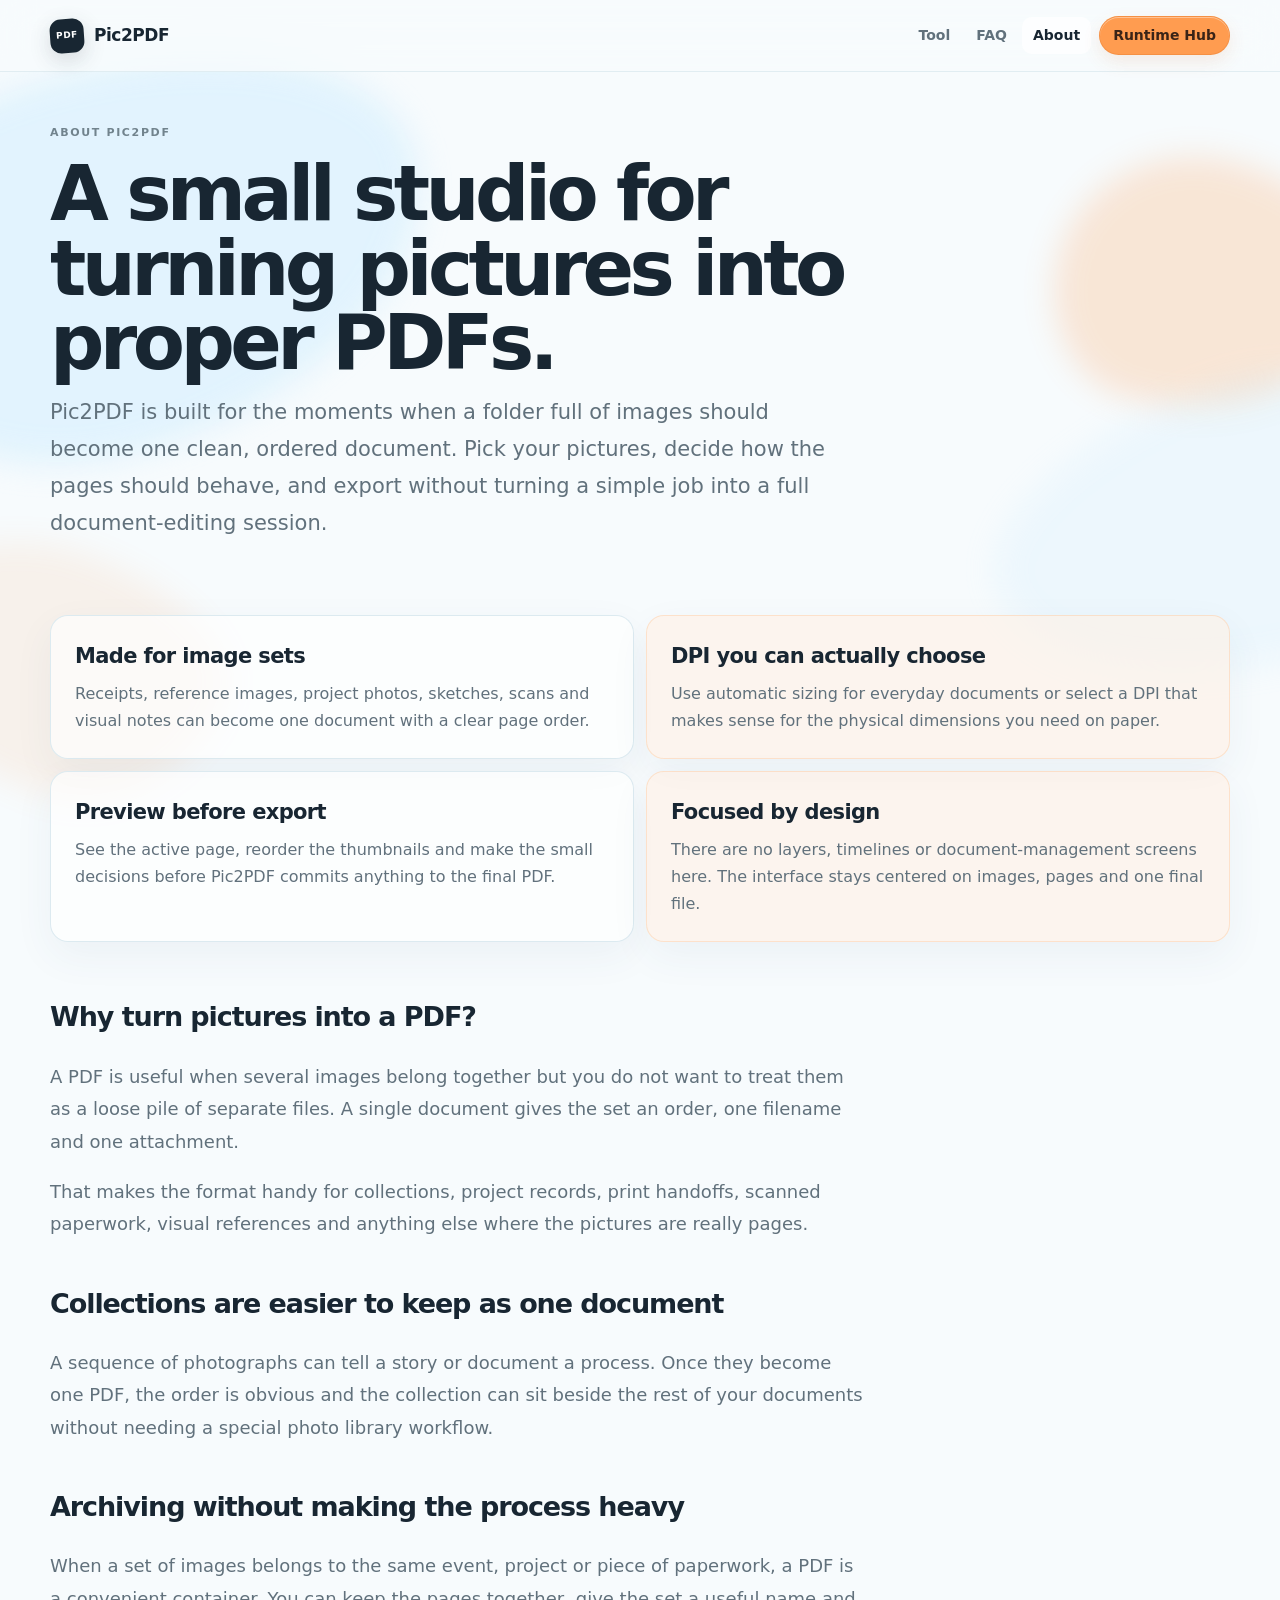
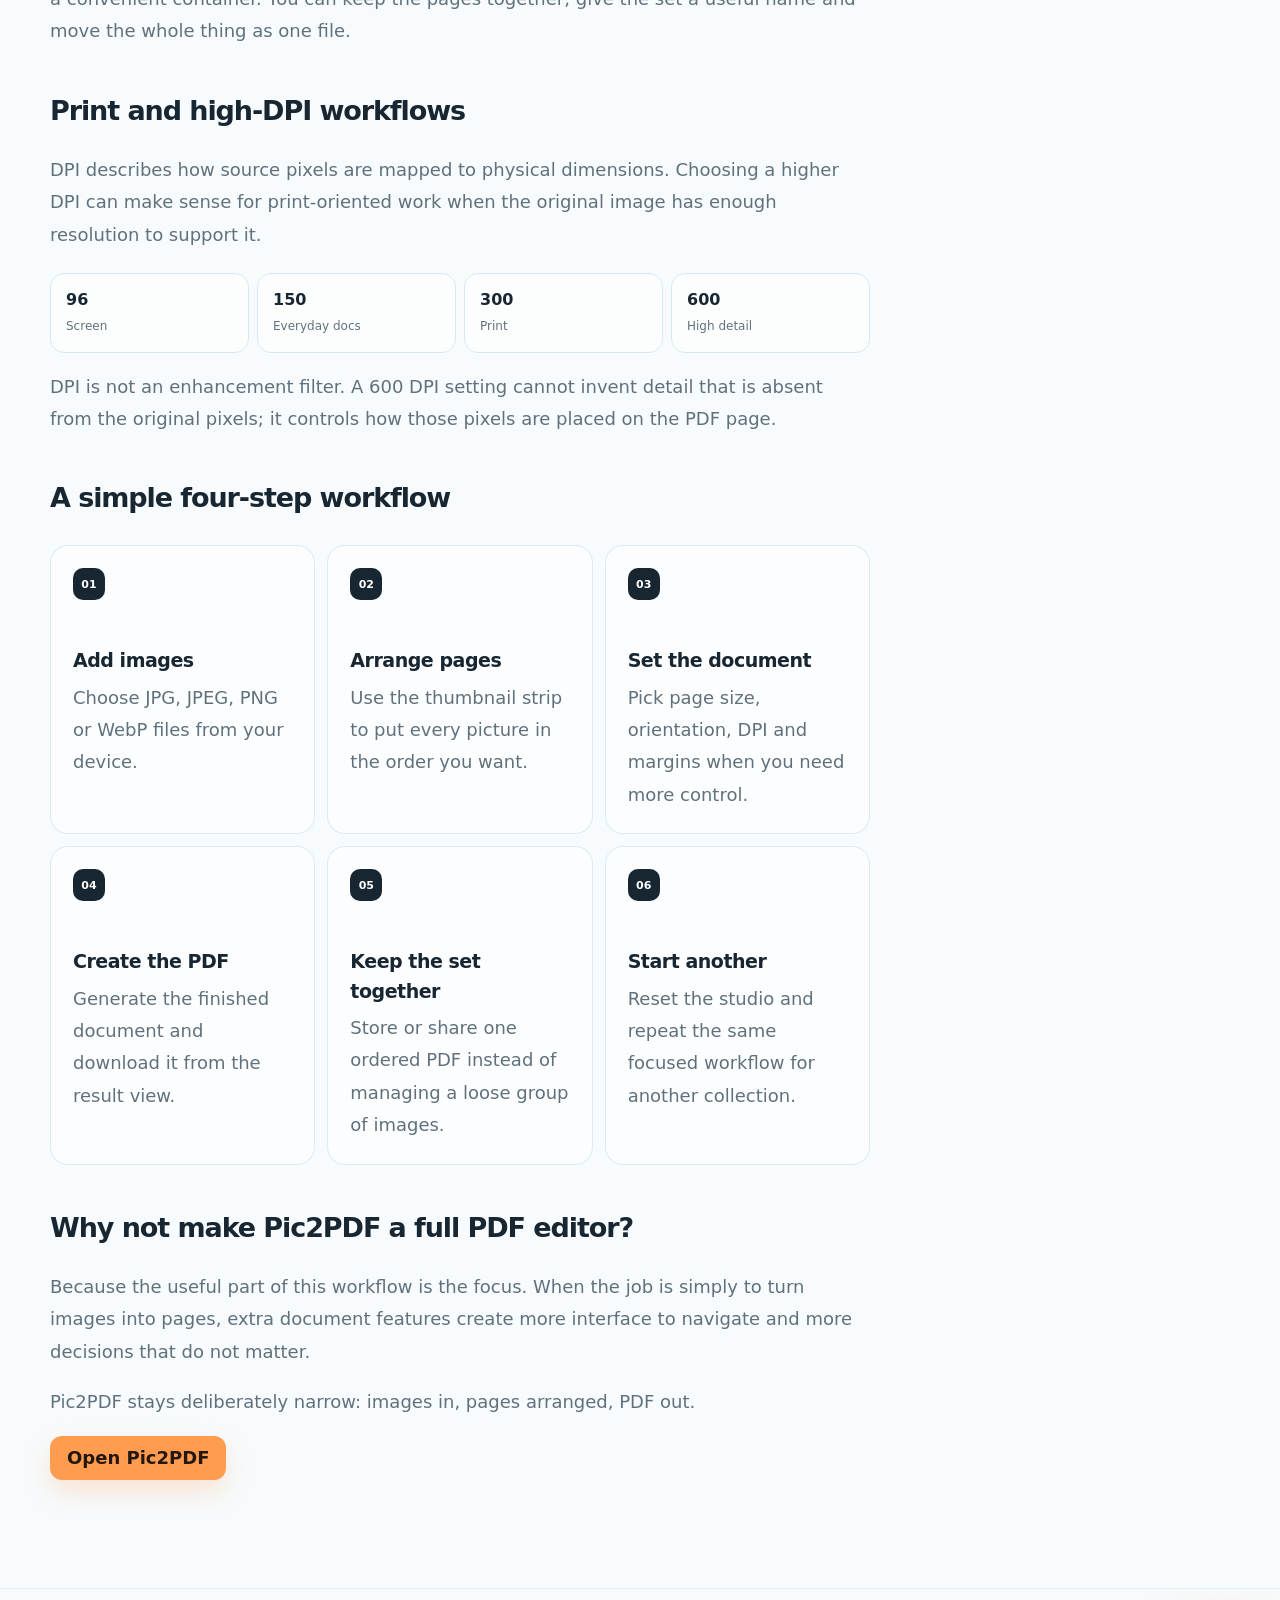
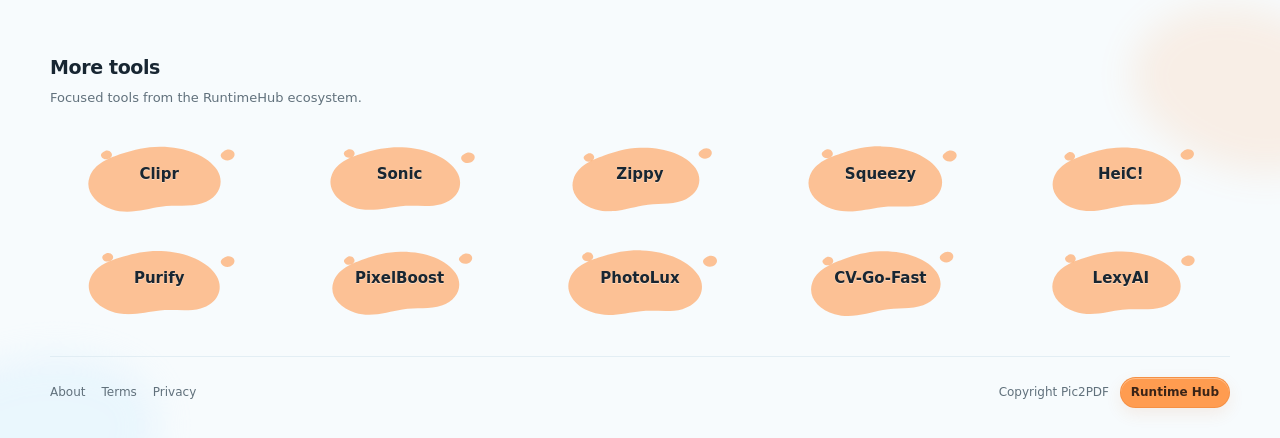
<file: about.html>
<!doctype html>
<html lang="en">
<head>
  <meta charset="utf-8">
  <meta name="viewport" content="width=device-width, initial-scale=1">
  <title>About Pic2PDF — Why Turn Images into PDF?</title>
  <meta name="description" content="Learn how Pic2PDF turns groups of JPG, JPEG, PNG and WebP images into organized PDFs, and when a PDF is useful for collections, archiving and printing.">
  <link rel="canonical" href="https://pic2pdf.runtime-hub.com/about.html">
  <meta name="robots" content="index, follow">
  <meta property="og:type" content="website">
  <meta property="og:site_name" content="Pic2PDF">
  <meta property="og:title" content="About Pic2PDF — Why Turn Images into PDF?">
  <meta property="og:description" content="Learn how Pic2PDF turns groups of JPG, JPEG, PNG and WebP images into organized PDFs, and when a PDF is useful for collections, archiving and printing.">
  <meta property="og:url" content="https://pic2pdf.runtime-hub.com/about.html">
  <meta name="twitter:card" content="summary">
  <meta name="twitter:title" content="About Pic2PDF — Why Turn Images into PDF?">
  <meta name="twitter:description" content="Learn how Pic2PDF turns groups of JPG, JPEG, PNG and WebP images into organized PDFs, and when a PDF is useful for collections, archiving and printing.">
  <link rel="stylesheet" href="/style.css?v=20">
  <script src="/site.js" defer></script>
</head>
<body>
  <main class="page">
    <div class="container">
      <section class="page-intro" aria-labelledby="about-title">
        <div class="section-kicker">About Pic2PDF</div>
        <h1 id="about-title">A small studio for turning pictures into proper PDFs.</h1>
        <p class="lede">Pic2PDF is built for the moments when a folder full of images should become one clean, ordered document. Pick your pictures, decide how the pages should behave, and export without turning a simple job into a full document-editing session.</p>
      </section>

      <section class="moat-grid" aria-label="Why Pic2PDF is useful">
        <article class="moat-card"><h2>Made for image sets</h2><p>Receipts, reference images, project photos, sketches, scans and visual notes can become one document with a clear page order.</p></article>
        <article class="moat-card"><h2>DPI you can actually choose</h2><p>Use automatic sizing for everyday documents or select a DPI that makes sense for the physical dimensions you need on paper.</p></article>
        <article class="moat-card"><h2>Preview before export</h2><p>See the active page, reorder the thumbnails and make the small decisions before Pic2PDF commits anything to the final PDF.</p></article>
        <article class="moat-card"><h2>Focused by design</h2><p>There are no layers, timelines or document-management screens here. The interface stays centered on images, pages and one final file.</p></article>
      </section>

      <article class="prose">
        <h2>Why turn pictures into a PDF?</h2>
        <p>A PDF is useful when several images belong together but you do not want to treat them as a loose pile of separate files. A single document gives the set an order, one filename and one attachment.</p>
        <p>That makes the format handy for collections, project records, print handoffs, scanned paperwork, visual references and anything else where the pictures are really pages.</p>

        <h2>Collections are easier to keep as one document</h2>
        <p>A sequence of photographs can tell a story or document a process. Once they become one PDF, the order is obvious and the collection can sit beside the rest of your documents without needing a special photo library workflow.</p>

        <h2>Archiving without making the process heavy</h2>
        <p>When a set of images belongs to the same event, project or piece of paperwork, a PDF is a convenient container. You can keep the pages together, give the set a useful name and move the whole thing as one file.</p>

        <h2>Print and high-DPI workflows</h2>
        <p>DPI describes how source pixels are mapped to physical dimensions. Choosing a higher DPI can make sense for print-oriented work when the original image has enough resolution to support it.</p>
        <div class="dpi-strip" aria-label="Example DPI choices">
          <div class="dpi-card"><strong>96</strong><span>Screen</span></div>
          <div class="dpi-card"><strong>150</strong><span>Everyday docs</span></div>
          <div class="dpi-card"><strong>300</strong><span>Print</span></div>
          <div class="dpi-card"><strong>600</strong><span>High detail</span></div>
        </div>
        <p>DPI is not an enhancement filter. A 600 DPI setting cannot invent detail that is absent from the original pixels; it controls how those pixels are placed on the PDF page.</p>

        <h2>A simple four-step workflow</h2>
        <div class="guide-grid">
          <article class="guide-card"><span class="guide-num">01</span><h3>Add images</h3><p>Choose JPG, JPEG, PNG or WebP files from your device.</p></article>
          <article class="guide-card"><span class="guide-num">02</span><h3>Arrange pages</h3><p>Use the thumbnail strip to put every picture in the order you want.</p></article>
          <article class="guide-card"><span class="guide-num">03</span><h3>Set the document</h3><p>Pick page size, orientation, DPI and margins when you need more control.</p></article>
          <article class="guide-card"><span class="guide-num">04</span><h3>Create the PDF</h3><p>Generate the finished document and download it from the result view.</p></article>
          <article class="guide-card"><span class="guide-num">05</span><h3>Keep the set together</h3><p>Store or share one ordered PDF instead of managing a loose group of images.</p></article>
          <article class="guide-card"><span class="guide-num">06</span><h3>Start another</h3><p>Reset the studio and repeat the same focused workflow for another collection.</p></article>
        </div>

        <h2>Why not make Pic2PDF a full PDF editor?</h2>
        <p>Because the useful part of this workflow is the focus. When the job is simply to turn images into pages, extra document features create more interface to navigate and more decisions that do not matter.</p>
        <p>Pic2PDF stays deliberately narrow: images in, pages arranged, PDF out.</p>

        <p><a class="btn btn-primary" href="/#tool">Open Pic2PDF </a></p>
      </article>
    </div>
  </main>
</body>
</html>
</file>
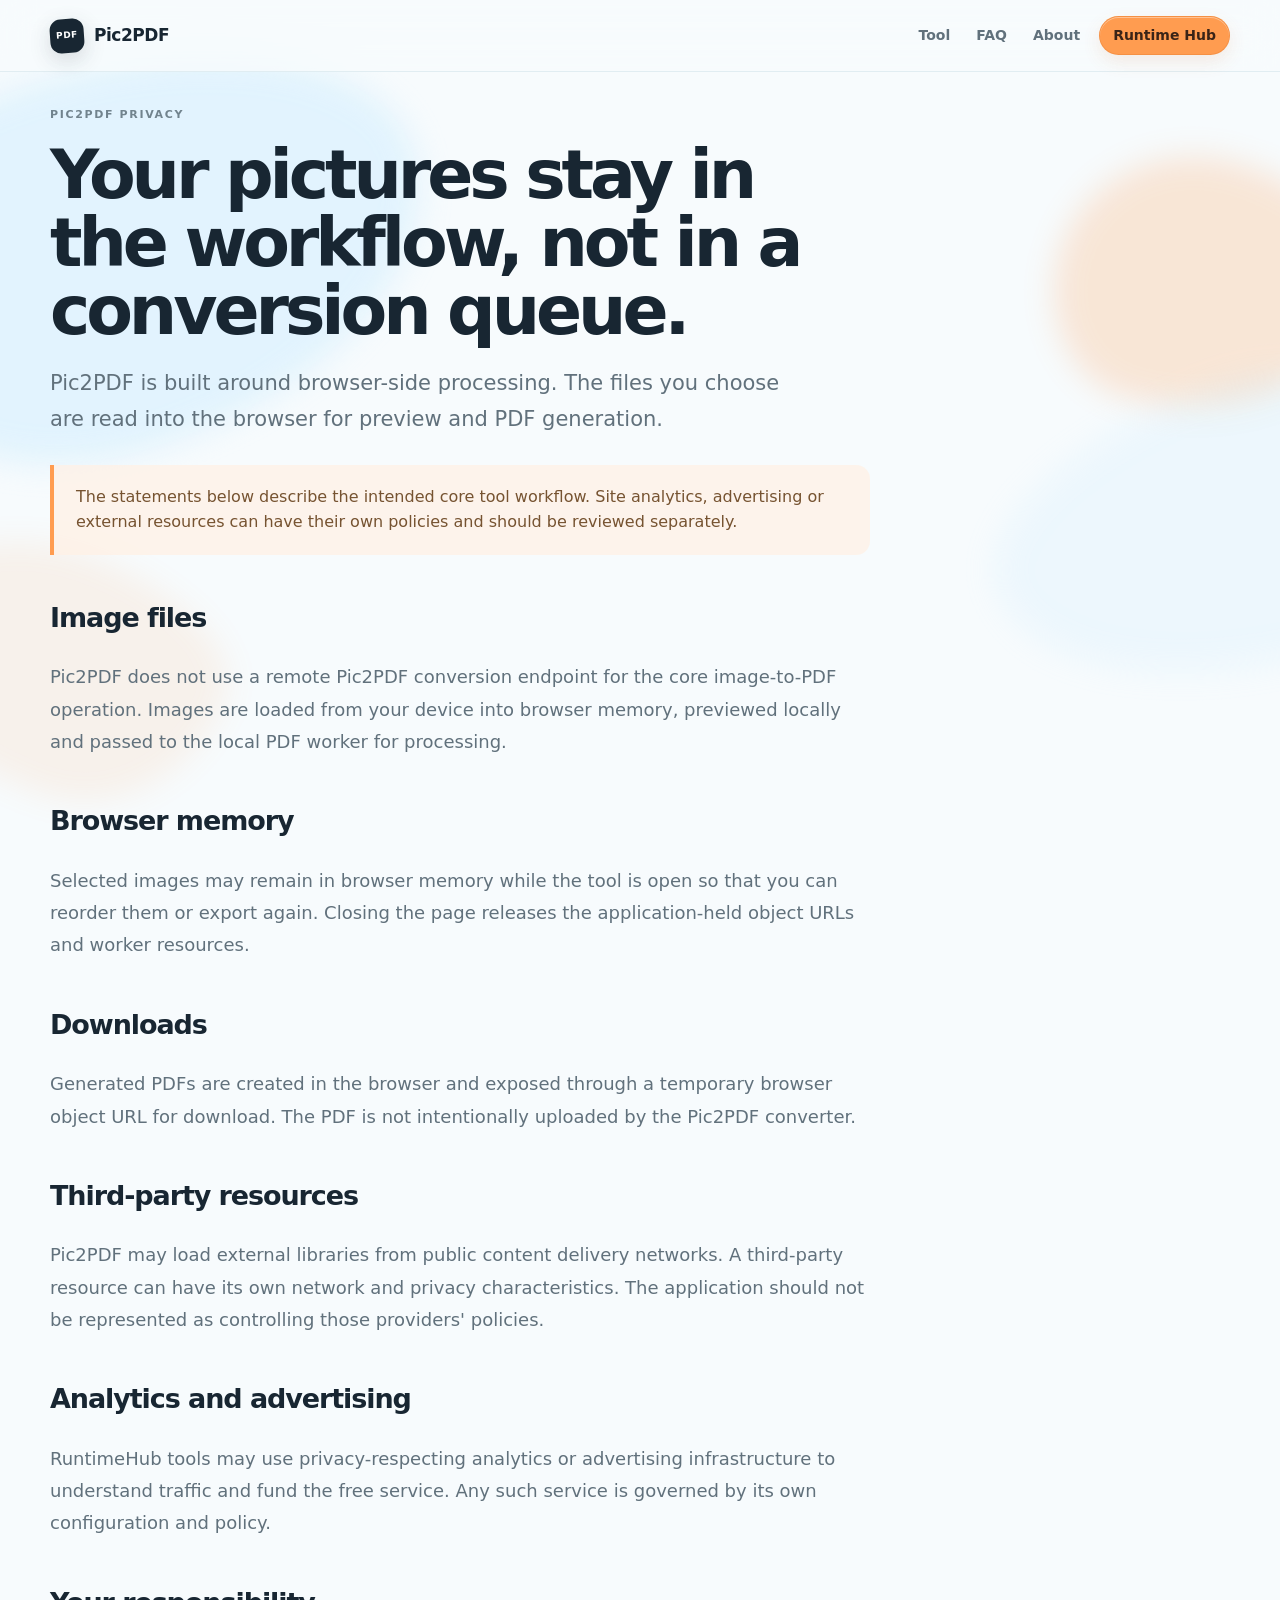
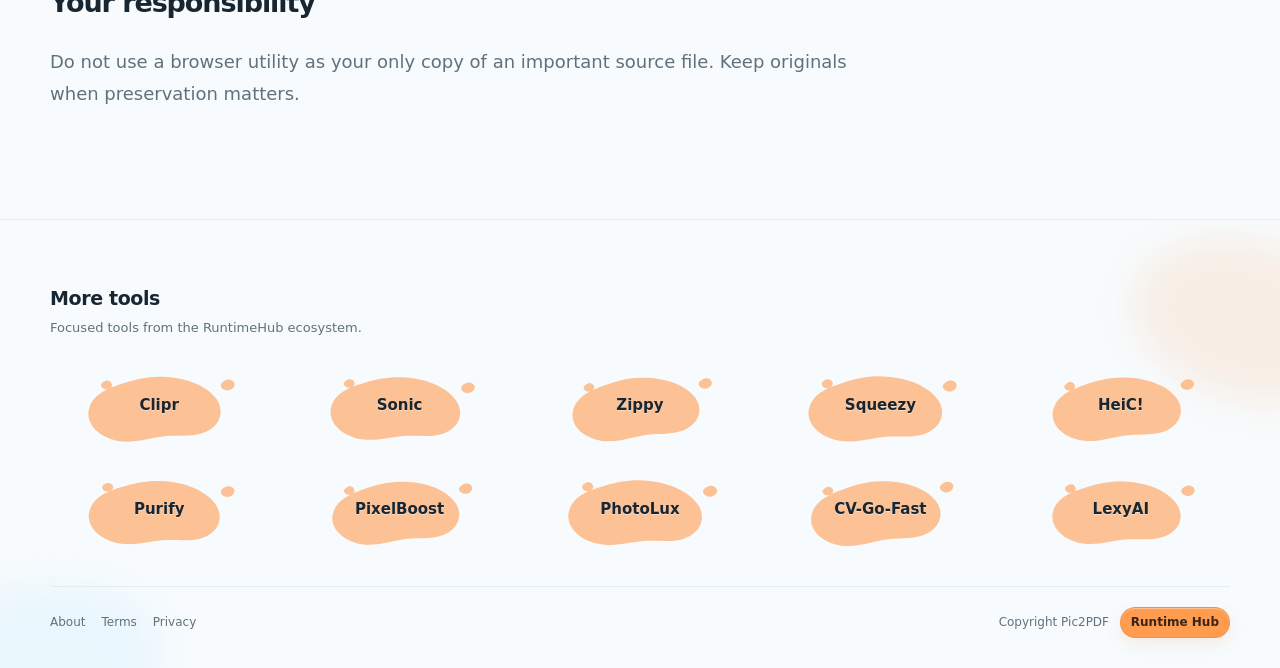
<file: privacy.html>
<!doctype html>
<html lang="en">
<head>
  <meta charset="utf-8">
  <meta name="viewport" content="width=device-width, initial-scale=1">
  <title>Privacy — Pic2PDF</title>
  <meta name="description" content="Privacy information for Pic2PDF and its browser-based image to PDF workflow.">
  <link rel="canonical" href="https://pic2pdf.runtime-hub.com/privacy.html">
  <meta name="robots" content="index, follow">
  <meta property="og:type" content="website">
  <meta property="og:site_name" content="Pic2PDF">
  <meta property="og:title" content="Privacy — Pic2PDF">
  <meta property="og:description" content="Privacy information for Pic2PDF and its browser-based image to PDF workflow.">
  <meta property="og:url" content="https://pic2pdf.runtime-hub.com/privacy.html">
  <meta name="twitter:card" content="summary">
  <meta name="twitter:title" content="Privacy — Pic2PDF">
  <meta name="twitter:description" content="Privacy information for Pic2PDF and its browser-based image to PDF workflow.">
  <link rel="stylesheet" href="/style.css?v=20">
  <script src="/site.js" defer></script>
</head>
<body>
  <main class="page">
    <div class="container">
      <article class="prose">
        <div class="section-kicker">Pic2PDF privacy</div>
        <h1>Your pictures stay in the workflow, not in a conversion queue.</h1>
        <p class="lede">Pic2PDF is built around browser-side processing. The files you choose are read into the browser for preview and PDF generation.</p>

        <div class="note">The statements below describe the intended core tool workflow. Site analytics, advertising or external resources can have their own policies and should be reviewed separately.</div>

        <h2>Image files</h2>
        <p>Pic2PDF does not use a remote Pic2PDF conversion endpoint for the core image-to-PDF operation. Images are loaded from your device into browser memory, previewed locally and passed to the local PDF worker for processing.</p>

        <h2>Browser memory</h2>
        <p>Selected images may remain in browser memory while the tool is open so that you can reorder them or export again. Closing the page releases the application-held object URLs and worker resources.</p>

        <h2>Downloads</h2>
        <p>Generated PDFs are created in the browser and exposed through a temporary browser object URL for download. The PDF is not intentionally uploaded by the Pic2PDF converter.</p>

        <h2>Third-party resources</h2>
        <p>Pic2PDF may load external libraries from public content delivery networks. A third-party resource can have its own network and privacy characteristics. The application should not be represented as controlling those providers' policies.</p>

        <h2>Analytics and advertising</h2>
        <p>RuntimeHub tools may use privacy-respecting analytics or advertising infrastructure to understand traffic and fund the free service. Any such service is governed by its own configuration and policy.</p>

        <h2>Your responsibility</h2>
        <p>Do not use a browser utility as your only copy of an important source file. Keep originals when preservation matters.</p>
      </article>
    </div>
  </main>
</body>
</html>
</file>
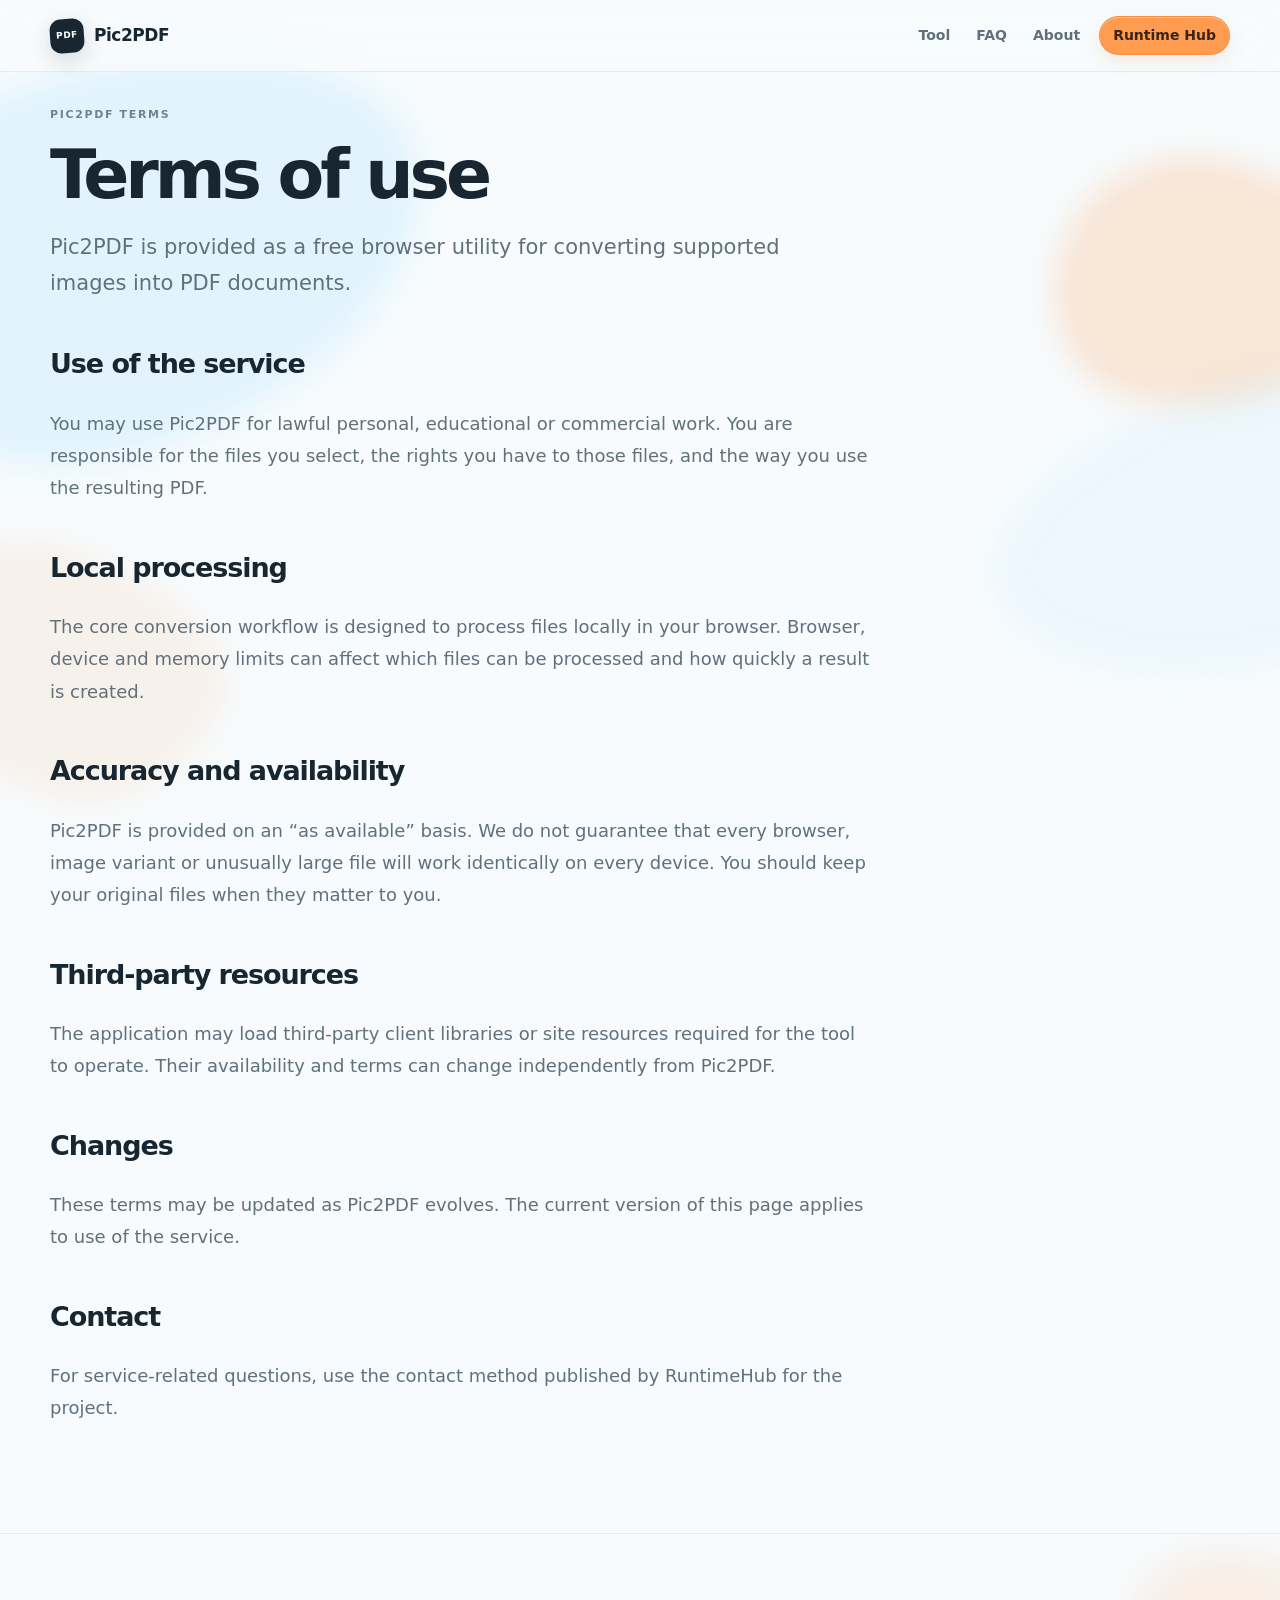
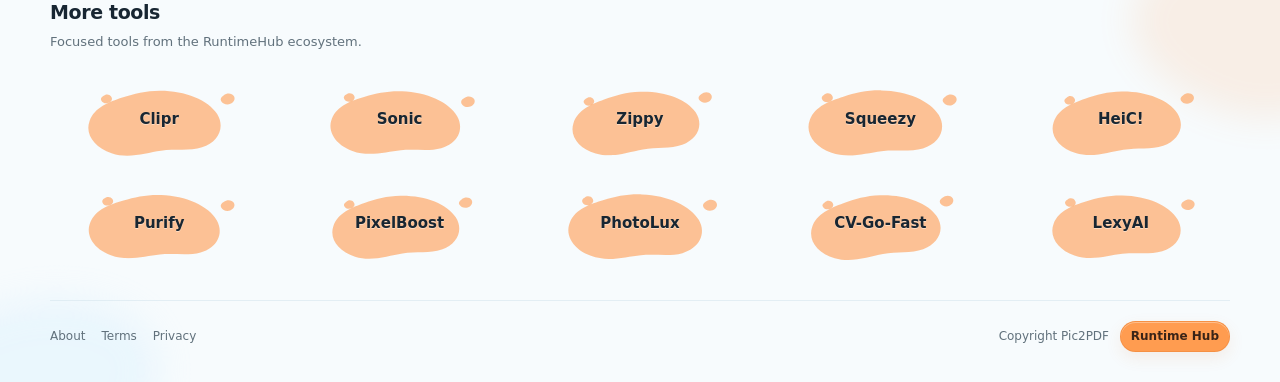
<file: terms.html>
<!doctype html>
<html lang="en">
<head>
  <meta charset="utf-8">
  <meta name="viewport" content="width=device-width, initial-scale=1">
  <title>Terms — Pic2PDF</title>
  <meta name="description" content="Terms of use for Pic2PDF.">
  <link rel="canonical" href="https://pic2pdf.runtime-hub.com/terms.html">
  <meta name="robots" content="index, follow">
  <meta property="og:type" content="website">
  <meta property="og:site_name" content="Pic2PDF">
  <meta property="og:title" content="Terms — Pic2PDF">
  <meta property="og:description" content="Terms of use for Pic2PDF.">
  <meta property="og:url" content="https://pic2pdf.runtime-hub.com/terms.html">
  <meta name="twitter:card" content="summary">
  <meta name="twitter:title" content="Terms — Pic2PDF">
  <meta name="twitter:description" content="Terms of use for Pic2PDF.">
  <link rel="stylesheet" href="/style.css?v=20">
  <script src="/site.js" defer></script>
</head>
<body>
  <main class="page">
    <div class="container">
      <article class="prose">
        <div class="section-kicker">Pic2PDF terms</div>
        <h1>Terms of use</h1>
        <p class="lede">Pic2PDF is provided as a free browser utility for converting supported images into PDF documents.</p>

        <h2>Use of the service</h2>
        <p>You may use Pic2PDF for lawful personal, educational or commercial work. You are responsible for the files you select, the rights you have to those files, and the way you use the resulting PDF.</p>

        <h2>Local processing</h2>
        <p>The core conversion workflow is designed to process files locally in your browser. Browser, device and memory limits can affect which files can be processed and how quickly a result is created.</p>

        <h2>Accuracy and availability</h2>
        <p>Pic2PDF is provided on an “as available” basis. We do not guarantee that every browser, image variant or unusually large file will work identically on every device. You should keep your original files when they matter to you.</p>

        <h2>Third-party resources</h2>
        <p>The application may load third-party client libraries or site resources required for the tool to operate. Their availability and terms can change independently from Pic2PDF.</p>

        <h2>Changes</h2>
        <p>These terms may be updated as Pic2PDF evolves. The current version of this page applies to use of the service.</p>

        <h2>Contact</h2>
        <p>For service-related questions, use the contact method published by RuntimeHub for the project.</p>
      </article>
    </div>
  </main>
</body>
</html>
</file>
<file: style.css>
.hero,.loading-state,.preview-counter,.preview-empty,.upload-core{text-align:center}*,.thumbs{box-sizing:border-box}.thumb,.thumb img{-webkit-touch-callout:none}.upload-drop,button,summary{cursor:pointer}.footer-heading>span,.kicker,.section-kicker,.share-kicker{text-transform:uppercase}:root{--bg:#f7fbfd;--surface:rgba(255,255,255,.82);--surface-solid:#ffffff;--surface-soft:#eef9ff;--ink:#182632;--muted:#61717c;--line:#d9e8ef;--blue:#bfe8ff;--blue-strong:#7bcdf5;--orange:#ff9c50;--orange-soft:#fff0e4;--orange-dark:#d96f26;--hub-bg:#ff9c50;--hub-bg-hover:#ffab68;--hub-border:rgba(217,111,38,.28);--hub-ink:#3a2417;--success:#2d9b75;--shadow:0 20px 70px rgba(49, 90, 111, .09);--radius-xl:28px;--radius-lg:20px;--radius-md:14px;--max:1180px;--locked-state-height:650px}html{scroll-behavior:smooth}body{margin:0;min-width:0;color:var(--ink);background:var(--bg);font-family:Inter,ui-sans-serif,system-ui,-apple-system,BlinkMacSystemFont,"Segoe UI",sans-serif;line-height:1.55;overflow-x:hidden}button,input,select{font:inherit}a{color:inherit}img{max-width:100%}.topbar{position:fixed;inset:0 0 auto 0;z-index:100;height:72px;border-bottom:1px solid rgba(217,232,239,.72);background:rgba(247,251,253,.76);backdrop-filter:blur(18px)}.topbar-inner{width:min(var(--max),calc(100% - 36px));height:100%;margin:0 auto;display:flex;align-items:center;justify-content:space-between;gap:24px}.brand{display:inline-flex;align-items:center;gap:10px;text-decoration:none;font-weight:800;letter-spacing:-.03em}.brand-mark{width:34px;height:34px;display:inline-grid;place-items:center;border-radius:11px;background:var(--ink);color:#fff;box-shadow:0 7px 22px rgba(24,38,50,.16);transform:rotate(-4deg)}.hero p,.site-link,.upload-core p{color:var(--muted)}.brand-mark span{font-size:9px;letter-spacing:.05em}.brand-name{font-size:17px}.site-nav{display:flex;align-items:center;gap:4px}.site-link{padding:8px 11px;border-radius:10px;text-decoration:none;font-size:14px;font-weight:650}.runtime-button,.runtime-button:hover{color:var(--hub-ink);text-decoration:none}.runtime-button{display:inline-flex;align-items:center;justify-content:center;margin-left:4px;padding:8px 13px;border:1px solid var(--hub-border);border-radius:999px;background:var(--hub-bg);box-shadow:inset 0 1px 0 rgba(255,255,255,.38),0 7px 18px rgba(217,111,38,.12);transition:background .16s,transform .16s,box-shadow .16s}.page-preview img,.paint,.state.is-visible,.thumb img{display:block}.runtime-button:hover{background:var(--hub-bg-hover);transform:translateY(-1px);box-shadow:inset 0 1px 0 rgba(255,255,255,.46),0 9px 22px rgba(217,111,38,.15)}.footer-runtime:focus-visible,.runtime-button:focus-visible{outline:rgba(217,111,38,.32) solid 2px;outline-offset:3px}.site-link.is-active,.site-link:hover{color:var(--ink);background:rgba(255,255,255,.74)}.site-link-external{color:#34596a}.site-bg{position:fixed;inset:0;z-index:-1;pointer-events:none;overflow:hidden}.paint{position:absolute;opacity:.38;filter:blur(16px)}.hero h1 span,.page{position:relative}.paint-blue{background:var(--blue)}.paint-orange{background:var(--orange)}.paint-blue-1{width:38rem;height:24rem;left:-11rem;top:4rem;border-radius:44% 56% 57% 43%/42% 44% 56% 58%;transform:rotate(-16deg)}.paint-orange-1{width:19rem;height:16rem;right:-5rem;top:10rem;border-radius:48% 52% 66% 34%/53% 38% 62% 47%;opacity:.22;transform:rotate(17deg)}.paint-blue-2{width:30rem;height:18rem;right:-12rem;bottom:14rem;border-radius:58% 42% 30% 70%/42% 68% 32% 58%;opacity:.18;transform:rotate(-19deg)}.paint-orange-2{width:22rem;height:15rem;left:-8rem;bottom:7rem;border-radius:50% 50% 40% 60%/62% 35% 65% 38%;opacity:.1;transform:rotate(21deg)}.page{z-index:1;min-height:calc(100vh - 160px);padding-top:106px}.container{width:min(var(--max),calc(100% - 36px));margin:0 auto}.hero{padding:24px 0 28px}.kicker{display:none;align-items:center;align-items:center;gap:8px;padding:7px 11px;border:1px solid rgba(123,205,245,.45);border-radius:999px;background:rgba(255,255,255,.68);color:#456273;font-size:11px;font-weight:800;letter-spacing:.14em}.hero h1{max-width:860px;margin:18px auto 12px;font-size:clamp(46px, 8vw, 82px);line-height:.98;letter-spacing:-.065em;font-weight:860}.hero h1 span::after{content:"";position:absolute;left:1%;right:-1%;bottom:3%;height:12px;border-radius:99px;background:rgba(255,156,80,.28);transform:rotate(-1.5deg);z-index:-1}.hero p{max-width:640px;margin:0 auto;font-size:17px}.format-flow{display:flex;align-items:center;justify-content:center;flex-wrap:wrap;gap:9px;margin:24px 0 10px}.format-card,.pdf-card{min-width:76px;height:48px;padding:0 16px;display:inline-flex;align-items:center;justify-content:center;border:1px solid rgba(123,205,245,.44);border-radius:16px;background:rgba(255,255,255,.72);color:#38586a;font-size:13px;font-weight:850;letter-spacing:.05em;box-shadow:0 8px 24px rgba(49,90,111,.05)}.format-card:nth-child(2n){background:rgba(255,240,228,.56);border-color:rgba(255,156,80,.28)}.format-card:nth-child(3){background:rgba(234,248,255,.82)}.format-arrow{color:var(--orange-dark);font-size:24px;font-weight:500;line-height:1;padding:0 2px}.pdf-card{min-width:92px;background:var(--ink);border-color:var(--ink);color:#fff;box-shadow:0 11px 28px rgba(24,38,50,.13)}.format-caption{color:#71838d;font-size:10px;line-height:1;letter-spacing:.2em;font-weight:900}.moat-row{display:flex;justify-content:center;flex-wrap:wrap;gap:8px;margin:14px 0 0}.tool-head,.tool-label{display:flex;align-items:center}.moat-pill{padding:8px 12px;border:1px solid rgba(123,205,245,.34);border-radius:999px;background:rgba(255,255,255,.54);color:#4c6572;font-size:12px;font-weight:750}.moat-pill:nth-child(2){border-color:rgba(255,156,80,.34);background:rgba(255,240,228,.52)}#faq,#tool,.tool-shell{scroll-margin-top:94px}.tool-shell{margin:18px auto 84px;border:1px solid rgba(217,232,239,.92);border-radius:var(--radius-xl);background:rgba(255,255,255,.77);box-shadow:var(--shadow);backdrop-filter:blur(14px);overflow:hidden}.tool-head{min-height:58px;padding:12px 18px;border-bottom:1px solid var(--line);justify-content:space-between;gap:12px}.tool-label{gap:10px;font-size:13px;font-weight:800}.tool-status{color:#6b7d88;font-size:12px}.tool-status:empty{visibility:hidden}.state{display:none}.upload-drop,.upload-shape{position:relative;display:grid;place-items:center}.upload-state{padding:42px 34px 44px}.upload-drop{min-height:380px;border:2px dashed #b9dce9;border-radius:24px;background:linear-gradient(180deg,rgba(234,248,255,.76),rgba(255,255,255,.68));transition:.2s}.upload-drop.is-dragging{border-color:var(--orange);transform:scale(.997);background:var(--orange-soft)}.upload-drop:focus-visible{outline:rgba(255,156,80,.32) solid 3px;outline-offset:3px}.upload-core{max-width:460px;padding:24px}.upload-shape{width:96px;height:84px;margin:0 auto 20px;border-radius:42% 58% 50% 50%/52% 45% 55% 48%;background:var(--blue);transform:rotate(-5deg);box-shadow:28px 10px 0 rgba(255,156,80,.18)}.upload-shape::before{content:"";width:46px;height:58px;border-radius:7px;background:rgba(255,255,255,.92);box-shadow:10px 8px 0 rgba(24,38,50,.07);transform:rotate(7deg)}.upload-shape::after{content:"+";position:absolute;font-size:29px;font-weight:400;color:var(--orange-dark);transform:translate(15px,-16px)}.upload-core h2{margin:0 0 8px;font-size:clamp(25px, 4vw, 34px);letter-spacing:-.04em}.upload-core p{margin:0 0 18px}.upload-hint{margin-top:13px;color:#81919b;font-size:12px}.btn{min-height:44px;padding:0 16px;border:1px solid transparent;border-radius:12px;display:inline-flex;align-items:center;justify-content:center;gap:8px;font-weight:800;text-decoration:none;transition:transform .16s,box-shadow .16s,background .16s}.btn:hover{transform:translateY(-1px)}.btn-primary{color:#24170e;background:var(--orange);box-shadow:0 12px 28px rgba(255,156,80,.24)}.btn-primary:hover{box-shadow:0 15px 32px rgba(255,156,80,.3)}.btn-secondary{color:var(--ink);background:#fff;border-color:var(--line)}.btn-quiet{min-height:38px;color:var(--muted);background:0 0;border-color:var(--line)}.btn-quiet:hover{color:var(--ink);background:rgba(255,255,255,.7)}.loading-state{padding:110px 28px 120px}.swirl{width:54px;height:54px;margin:0 auto 18px;border-radius:50%;border:4px solid #d9edf5;border-top-color:var(--orange);border-right-color:var(--blue-strong);animation:.9s linear infinite spin}.loading-state h2{margin:0 0 6px;font-size:24px;letter-spacing:-.03em}.loading-state p{margin:0;color:var(--muted)}@keyframes spin{to{transform:rotate(360deg)}}.studio-state{padding:0}.studio-grid{display:grid;grid-template-columns:minmax(0,1fr) 315px;min-height:650px}.preview-panel{min-width:0;display:flex;flex-direction:column}.page-preview,.preview-stage{display:grid;place-items:center}.preview-stage{flex:1;min-height:520px;padding:28px;background:linear-gradient(rgba(255,255,255,.74),rgba(255,255,255,.74)),repeating-conic-gradient(#edf5f8 0 25%,#f9fcfd 0 50%) 50%/26px 26px;border-right:1px solid var(--line)}.page-preview,.thumb{position:relative;background:#fff}.page-preview{width:min(72%,500px);aspect-ratio:3/4;border-radius:5px;box-shadow:0 26px 55px rgba(19,36,48,.16),0 0 0 1px rgba(24,38,50,.08);overflow:hidden;color:#93a2ac}.choice,.thumb{border:1px solid var(--line)}.preview-toolbar,.thumbs{display:flex;border-top:1px solid var(--line)}.page-preview img{width:100%;height:100%;object-fit:contain}.preview-empty{padding:24px}.preview-empty strong{display:block;margin-bottom:4px;color:var(--ink)}.preview-empty span{font-size:12px}.preview-toolbar{align-items:center;justify-content:center;gap:12px;min-height:54px}.preview-counter{min-width:90px;color:var(--muted);font-size:12px;font-weight:750}.thumbs{align-items:center;gap:10px;min-height:132px;overflow-x:auto;overscroll-behavior-x:contain;-webkit-overflow-scrolling:touch;padding:16px 20px 18px;scrollbar-width:thin;touch-action:pan-x pan-y}.thumb{flex:0 0 86px;width:86px;height:86px;padding:0;border-radius:11px;overflow:hidden;cursor:grab;-webkit-user-select:none;user-select:none;touch-action:manipulation;transition:transform .14s,box-shadow .14s,opacity .14s}.thumb.is-touch-dragging{opacity:.92;transform:scale(1.04);z-index:3;cursor:grabbing;box-shadow:0 12px 24px rgba(24,38,50,.18)}.thumbs.is-touch-sorting{scroll-behavior:auto}.thumb.is-active{border:2px solid var(--orange);box-shadow:0 0 0 3px rgba(255,156,80,.11)}.thumb img{width:100%;height:100%;object-fit:cover;pointer-events:none;-webkit-user-drag:none;-webkit-user-select:none;user-select:none}.thumb-index{position:absolute;left:5px;top:5px;min-width:18px;height:18px;padding:0 5px;border-radius:999px;background:rgba(24,38,50,.78);color:#fff;font-size:10px;line-height:18px;font-weight:800}.thumb-remove{position:absolute;right:4px;top:4px;width:19px;height:19px;padding:0;border:0;border-radius:50%;background:rgba(255,255,255,.9);color:var(--ink);opacity:0;transition:opacity .15s}.thumb:focus-within .thumb-remove,.thumb:hover .thumb-remove{opacity:1}@media (hover:none),(pointer:coarse){.thumb-remove{opacity:1;width:25px;height:25px;top:5px;right:5px;display:grid;place-items:center;font-size:17px;line-height:1;box-shadow:0 2px 8px rgba(24,38,50,.12)}}.settings-panel{padding:22px 20px 20px;display:flex;flex-direction:column;gap:20px}.settings-title-row{display:flex;align-items:flex-start;justify-content:space-between;gap:10px}.settings-title{margin:0;font-size:17px;letter-spacing:-.025em}.settings-sub{margin:3px 0 0;color:var(--muted);font-size:11px}.setting{display:flex;flex-direction:column;gap:8px}.setting label,.setting-title{font-size:11px;text-transform:uppercase;letter-spacing:.1em;color:#70808a;font-weight:850}.segmented{display:grid;grid-template-columns:repeat(3,1fr);gap:5px}.action-row,.file-meta,.processing-state.is-visible,.result-state.is-visible{display:flex}.segmented.five{grid-template-columns:repeat(5,1fr)}.choice{min-height:38px;padding:0 9px;border-radius:10px;background:#fff;color:#52636e;font-size:12px;font-weight:800}.choice:hover{border-color:#b9d9e6}.choice.is-selected{color:var(--ink);border-color:var(--orange);background:var(--orange-soft);box-shadow:inset 0 0 0 1px rgba(255,156,80,.18)}.select,.text-input{width:100%;min-height:42px;padding:0 11px;border:1px solid var(--line);border-radius:10px;background:#fff;color:var(--ink);outline:0}.processing-state,.result-state{min-height:var(--locked-state-height);text-align:center}.select:focus,.text-input:focus{border-color:var(--blue-strong);box-shadow:0 0 0 3px rgba(123,205,245,.18)}.settings-divider{height:1px;background:var(--line)}.file-meta{align-items:center;justify-content:space-between;gap:12px;color:var(--muted);font-size:12px}.file-meta strong,.footer-links a:hover,.footer-tool:hover span,.pseo-nav-card h3{color:var(--ink)}.action-row{margin-top:auto;flex-direction:column;gap:8px}.action-row .btn{width:100%}.processing-state{padding:40px 30px;align-items:center;justify-content:center;flex-direction:column}.progress-ring{width:76px;height:76px;margin:0 auto 20px;border:5px solid #dff1f7;border-left-color:var(--orange);border-top-color:var(--blue-strong);border-radius:50%;animation:.8s linear infinite spin}.processing-state h2{margin:0 0 8px;font-size:31px;letter-spacing:-.045em}.processing-state p{margin:0;max-width:540px;color:var(--muted);font-size:14px}.result-state{padding:40px 28px;align-items:center;justify-content:center;flex-direction:column}.success-mark{width:68px;height:68px;display:grid;place-items:center;margin:0 auto 18px;border-radius:50%;background:var(--surface-soft);border:1px solid #cce7f2;color:var(--success);font-size:32px}.result-state h2{margin:0 0 10px;font-size:clamp(31px,4.3vw,42px);letter-spacing:-.055em}.result-copy{color:var(--ink);margin:0 auto 23px;max-width:700px;font-size:clamp(17px,2vw,21px);line-height:1.52;letter-spacing:-.02em}.result-copy strong{font-weight:850}.result-blue{color:#268fc3}.footer-heading a:hover,.result-orange{color:var(--orange-dark)}.result-actions{display:flex;justify-content:center;align-items:center;gap:10px;flex-wrap:wrap}.result-download{min-width:230px;min-height:56px;font-size:16px;padding-inline:24px}.result-again{min-width:126px;min-height:48px}.result-meta{display:flex;justify-content:center;flex-wrap:wrap;gap:8px;margin:0 0 24px}.share-actions,.share-strip{align-items:center;position:relative}.meta-pill{padding:7px 10px;border:1px solid var(--line);border-radius:999px;background:#fff;color:#61747e;font-size:11px;font-weight:800}.error-note{margin:18px auto 0;max-width:620px;padding:10px 12px;border-radius:10px;background:#fff2ec;color:#8a4a22;font-size:12px}.content-narrow,.page-intro h1{max-width:900px}.share-strip{display:flex;justify-content:space-between;gap:28px;margin:0 0 12px;padding:24px 28px;border:1px solid rgba(190,225,239,.82);border-radius:24px;background:linear-gradient(135deg,rgba(255,255,255,.76),rgba(191,232,255,.34));box-shadow:0 18px 55px rgba(49,90,111,.06);overflow:hidden}.faq,.feature-grid,.step-grid{margin-top:28px}.share-strip::before{content:"";position:absolute;width:150px;height:78px;right:-34px;top:-26px;border-radius:55% 45% 62% 38%/46% 56% 44% 54%;background:rgba(255,156,80,.22);transform:rotate(9deg);pointer-events:none}.share-copy{position:relative;z-index:1}.share-kicker{display:block;margin-bottom:3px;color:#71838d;font-size:10px;font-weight:850;letter-spacing:.16em}.share-copy h2{margin:0;font-size:clamp(20px,2.6vw,28px);letter-spacing:-.04em;line-height:1.1}.share-copy p{margin:5px 0 0;color:var(--muted);font-size:13px}.share-actions{z-index:1;display:flex;gap:8px;flex-wrap:wrap}.share-action{width:44px;height:44px;display:grid;place-items:center;border:1px solid rgba(188,217,229,.95);border-radius:14px;background:rgba(255,255,255,.78);color:var(--ink);box-shadow:0 7px 18px rgba(49,90,111,.055);transition:transform .16s,border-color .16s,background .16s}.share-action svg{width:19px;height:19px;fill:currentColor}.share-action:hover{transform:translateY(-3px);border-color:rgba(255,156,80,.7);background:rgba(255,255,255,.95)}.share-action:focus-visible{outline:rgba(255,156,80,.38) solid 2px;outline-offset:3px}.share-status{min-width:72px;color:var(--orange-dark);font-size:11px;font-weight:800}.section-kicker,.step-num{font-size:11px;font-weight:850}.content-section{padding:68px 0}.section-kicker{color:#71838d;letter-spacing:.15em}.content-section h2{margin:9px 0 12px;font-size:clamp(31px,5vw,48px);line-height:1.04;letter-spacing:-.05em}.content-section>.intro{max-width:800px;color:var(--muted);font-size:20px;line-height:1.75}.feature-grid{display:grid;grid-template-columns:repeat(4,1fr);gap:10px}.feature{padding:20px;border-top:3px solid var(--blue-strong);background:rgba(255,255,255,.66);border-radius:16px}.feature:nth-child(2n){border-top-color:var(--orange)}.feature h3{margin:0 0 6px;font-size:16px;letter-spacing:-.02em}.feature p,.guide-card p,.moat-card p,.step p{margin:0;color:var(--muted);font-size:16px;line-height:1.7}.step-grid{display:grid;grid-template-columns:repeat(3,1fr);gap:18px}.step{position:relative;padding:0 0 0 48px}.step-num{position:absolute;left:0;top:0;width:34px;height:34px;border-radius:11px;display:grid;place-items:center;background:var(--ink);color:#fff}.step h3{margin:0 0 5px;font-size:17px}.faq{border-top:1px solid var(--line)}details{padding:20px 0;border-bottom:1px solid var(--line)}summary{list-style:none;display:flex;align-items:center;justify-content:space-between;gap:22px;font-size:18px;line-height:1.45;font-weight:800}summary::after{content:"↓";flex:0 0 auto;color:var(--orange-dark);font-size:20px;font-weight:700;transition:transform .18s}details[open] summary::after{content:"↑"}summary::-webkit-details-marker{display:none}details p{margin:10px 0 2px;max-width:820px;color:var(--muted);font-size:17px;line-height:1.75}.page-intro{padding:18px 0 40px}.page-intro h1{margin:16px 0 14px;font-size:clamp(44px,7vw,76px);line-height:.98;letter-spacing:-.06em}.page-intro .lede{max-width:790px;margin:0;color:var(--muted);font-size:21px;line-height:1.75}.moat-grid{display:grid;grid-template-columns:repeat(2,minmax(0,1fr));gap:12px;margin:34px 0 54px}.moat-card{padding:24px;border:1px solid rgba(217,232,239,.9);border-radius:18px;background:rgba(255,255,255,.66);box-shadow:0 14px 40px rgba(49,90,111,.06)}.moat-card:nth-child(2),.moat-card:nth-child(4){background:rgba(255,240,228,.58);border-color:rgba(255,156,80,.22)}.moat-card h2{margin:0 0 7px;font-size:21px;letter-spacing:-.03em}.guide-grid{display:grid;grid-template-columns:repeat(3,minmax(0,1fr));gap:12px;margin-top:26px}.guide-card{padding:22px;border-radius:18px;background:rgba(255,255,255,.58);border:1px solid rgba(217,232,239,.86)}.guide-card .guide-num{display:inline-flex;min-width:32px;height:32px;align-items:center;justify-content:center;border-radius:10px;background:var(--ink);color:#fff;font-size:11px;font-weight:850;margin-bottom:18px}.guide-card h3{margin:0 0 6px;font-size:19px;letter-spacing:-.025em}.dpi-strip{display:grid;grid-template-columns:repeat(4,1fr);gap:8px;margin:22px 0 12px}.dpi-card{padding:14px 15px;border-radius:14px;background:rgba(255,255,255,.64);border:1px solid var(--line)}.dpi-card strong{display:block;font-size:16px}.dpi-card span{color:var(--muted);font-size:12px}.prose{max-width:820px;padding-bottom:90px}.prose h1{margin:18px 0 15px;max-width:850px;font-size:clamp(42px,6vw,68px);line-height:1;letter-spacing:-.06em}.prose h2{margin-top:42px;font-size:27px;letter-spacing:-.04em}.prose h3{margin-top:28px;font-size:19px;letter-spacing:-.025em}.prose li,.prose p{color:var(--muted);font-size:18px;line-height:1.8}.prose ul{padding-left:20px}.prose .lede{max-width:760px;font-size:21px;line-height:1.7}.note{margin:28px 0;padding:20px 22px;border-left:4px solid var(--orange);background:rgba(255,240,228,.75);border-radius:0 14px 14px 0;color:#765331}.footer-tool,.site-footer{background:0 0;position:relative}.site-footer{overflow:hidden;padding:64px 0 30px;border-top:1px solid rgba(217,232,239,.68)}.site-footer::after,.site-footer::before{content:"";position:absolute;pointer-events:none;border-radius:48% 52% 45% 55%/52% 44% 56% 48%;filter:blur(18px);opacity:.24}.site-footer::before{width:250px;height:170px;left:-90px;bottom:-90px;background:var(--blue);transform:rotate(-12deg)}.site-footer::after{width:230px;height:160px;right:-80px;top:20px;background:var(--orange);transform:rotate(15deg);opacity:.13}.footer-inner{position:relative;z-index:1;width:min(var(--max),calc(100% - 36px));margin:0 auto}.footer-top{display:flex;align-items:end;justify-content:space-between;gap:28px;padding-bottom:24px}.footer-brand{display:flex;flex-direction:column;gap:5px}.footer-brand strong{font-size:19px;letter-spacing:-.02em}.footer-brand span{color:var(--muted);font-size:13px}.footer-heading{display:flex;align-items:center;gap:12px}.footer-heading>span{color:var(--ink);font-size:13px;font-weight:850;letter-spacing:.08em}.footer-heading a{color:var(--ink);font-size:13px;font-weight:800;text-decoration:none}.footer-tools{display:grid;grid-template-columns:repeat(5,minmax(0,1fr));gap:18px 22px}.footer-tool{min-width:0;min-height:86px;display:inline-flex;align-items:center;justify-content:center;width:100%;padding:12px 16px;border:0;color:var(--ink);text-decoration:none;font-size:15px;font-weight:820;isolation:isolate;transition:transform .16s}.footer-tool::before{content:"";position:absolute;z-index:-1;left:50%;top:50%;width:176px;height:74px;transform:translate(-50%,-50%);background:url("./splash.svg") center/100% 100% no-repeat;pointer-events:none}.footer-tool::after{display:none}.footer-tool span{position:relative;z-index:1;color:var(--ink);text-shadow:0 1px 0 rgba(255,255,255,.42)}.footer-tool:nth-child(2)::before{transform:translate(-50%,-50%) rotate(2deg) scale(.98)}.footer-tool:nth-child(3)::before{transform:translate(-50%,-50%) rotate(-2deg) scale(.96)}.footer-tool:nth-child(4)::before{transform:translate(-50%,-50%) rotate(1deg) scale(1.01)}.footer-tool:nth-child(5)::before{transform:translate(-50%,-50%) rotate(-1deg) scale(.97)}.footer-tool:nth-child(6)::before{transform:translate(-50%,-50%) rotate(2deg) scale(.99)}.footer-tool:nth-child(7)::before{transform:translate(-50%,-50%) rotate(-1deg) scale(.96)}.footer-tool:nth-child(8)::before{transform:translate(-50%,-50%) rotate(2deg) scale(1.01)}.footer-tool:nth-child(9)::before{transform:translate(-50%,-50%) rotate(-2deg) scale(.98)}.footer-tool:nth-child(10)::before{transform:translate(-50%,-50%) rotate(1deg) scale(.97)}.footer-tool:hover{transform:translateY(-3px);color:var(--ink)}.footer-bottom{display:flex;align-items:center;justify-content:space-between;gap:24px;margin-top:34px;padding-top:20px;border-top:1px solid rgba(217,232,239,.68)}.footer-links{display:flex;gap:16px;flex-wrap:wrap}.footer-links a,.footer-meta{color:var(--muted);font-size:12px;text-decoration:none}.footer-runtime,.footer-runtime:hover{color:var(--hub-ink)!important;text-decoration:none!important}.footer-meta{text-align:right}.footer-runtime{display:inline-flex;align-items:center;margin-left:7px;padding:5px 10px;border:1px solid var(--hub-border);border-radius:999px;background:var(--hub-bg);font-weight:780;box-shadow:inset 0 1px 0 rgba(255,255,255,.34),0 6px 16px rgba(217,111,38,.1);transition:background .16s,transform .16s,box-shadow .16s}.footer-runtime:hover{background:var(--hub-bg-hover);transform:translateY(-1px);box-shadow:inset 0 1px 0 rgba(255,255,255,.42),0 8px 19px rgba(217,111,38,.13)}#file-input{display:none!important}@media (max-width:950px){.paint{filter:blur(12px)}.paint-blue-1{width:26rem;height:17rem;left:-15rem;top:5rem;opacity:.25}.paint-orange-1{width:13rem;height:10rem;right:-7rem;top:10rem;opacity:.15}.paint-blue-2,.paint-dot-1,.paint-dot-2,.paint-orange-2{display:none}.site-footer::before{width:180px;height:125px;left:-80px;bottom:-75px;opacity:.14;filter:blur(12px)}.site-footer::after{width:160px;height:110px;right:-65px;top:15px;opacity:.08;filter:blur(12px)}.guide-grid,.moat-grid,.studio-grid{grid-template-columns:1fr}.preview-stage{min-height:450px;border-right:0}.settings-panel{border-top:1px solid var(--line)}.dpi-strip,.feature-grid{grid-template-columns:repeat(2,1fr)}.share-strip{align-items:flex-start;flex-direction:column;gap:18px}.share-actions{width:100%}.footer-top{align-items:flex-start;flex-direction:column;gap:14px}.footer-tools{grid-template-columns:repeat(2,minmax(0,1fr));gap:10px 12px}.footer-tool{min-height:76px;font-size:14px}.footer-tool::before{width:148px;height:62px}.footer-bottom{flex-direction:column;align-items:flex-start;gap:12px}.footer-meta{text-align:left}.studio-grid{min-height:0}.processing-state,.result-state{min-height:var(--locked-state-height)}}@media (max-width:1100px){.site-bg .paint-blue-1{width:19rem!important;height:12rem!important;left:-10rem!important;top:5rem!important;opacity:.17!important;filter:blur(10px)!important}.site-bg .paint-orange-1{width:9rem!important;height:7rem!important;right:-4.5rem!important;top:9rem!important;opacity:.09!important;filter:blur(10px)!important}.site-bg .paint-blue-2,.site-bg .paint-dot-1,.site-bg .paint-dot-2,.site-bg .paint-orange-2{display:none!important}}@media (max-width:650px){.paint{filter:blur(9px)}.paint-blue-1{width:17rem;height:11rem;left:-10rem;top:6rem;opacity:.19}.paint-orange-1{width:8rem;height:7rem;right:-4.5rem;top:10rem;opacity:.11}.site-footer::before{width:130px;height:95px;left:-70px;bottom:-60px;opacity:.11;filter:blur(9px)}.site-footer::after{width:115px;height:80px;right:-58px;top:18px;opacity:.07;filter:blur(9px)}.topbar{height:64px}.container,.footer-inner,.topbar-inner{width:min(100% - 22px,var(--max))}.site-nav{gap:0}.site-link{padding:7px;font-size:11px}.site-link-external{padding-left:8px;padding-right:8px}.runtime-button{margin-left:2px;padding:6px 9px}.brand-name{font-size:15px}.brand-mark{width:31px;height:31px;border-radius:10px}.page{padding-top:88px}.hero{padding-top:14px}.hero h1{font-size:clamp(42px,14vw,64px)}.hero p{font-size:16px}.format-flow{gap:6px;margin-top:20px}.format-card,.pdf-card{min-width:64px;height:42px;padding:0 11px;border-radius:13px;font-size:11px}.format-arrow{font-size:20px}.moat-row{gap:6px}.moat-pill{font-size:11px;padding:7px 10px}.tool-shell{margin-top:14px;margin-bottom:58px;border-radius:20px}.tool-head{min-height:52px;padding:11px 13px}.share-copy p,.tool-label{font-size:12px}.thumb-index,.tool-status{font-size:11px}.upload-state{padding:15px}.upload-drop{min-height:330px;border-radius:17px}.upload-core{padding:16px}.upload-shape{width:82px;height:72px}.preview-stage{min-height:390px;padding:18px 12px}.page-preview{width:min(82%,380px)}.thumbs{min-height:122px;gap:9px;padding:13px 12px 15px}.thumb{flex:0 0 82px;width:82px;height:82px;border-radius:12px}.thumb-index{left:5px;top:5px;min-width:20px;height:20px;line-height:20px}.studio-state{overflow:hidden}.settings-panel{padding:18px 14px 15px}.segmented.five{grid-template-columns:repeat(3,1fr)}.result-state h2{font-size:31px}.content-section{padding:50px 0}.feature-grid,.step-grid{grid-template-columns:1fr}.dpi-strip{grid-template-columns:1fr 1fr}.prose h1{font-size:clamp(40px,12vw,58px)}.prose li,.prose p{font-size:16px;line-height:1.7}.share-strip{margin-bottom:8px;padding:20px 17px;border-radius:20px}.share-actions{gap:7px}.share-action{width:42px;height:42px;border-radius:13px}.footer-links{gap:10px}.processing-state,.result-state{padding:40px 18px;min-height:var(--locked-state-height)}.result-download{min-width:210px}.site-bg .paint-blue-1{width:10.5rem!important;height:7rem!important;left:-6.5rem!important;top:5.5rem!important;opacity:.12!important;filter:blur(7px)!important}.site-bg .paint-orange-1{width:5.4rem!important;height:4.6rem!important;right:-2.8rem!important;top:9rem!important;opacity:.065!important;filter:blur(6px)!important}}@media (prefers-reduced-motion:reduce){html{scroll-behavior:auto}*,::after,::before{animation-duration:NaNs!important;animation-iteration-count:1!important;transition-duration:NaNs!important}}.feature-grid.pseo-nav-grid{grid-template-columns:repeat(5,minmax(0,1fr))}.pseo-nav-card{display:block;min-width:0;color:inherit;text-decoration:none;transition:transform .18s,box-shadow .18s}.pseo-nav-card:hover{color:inherit;text-decoration:none;transform:translateY(-3px)}.pseo-nav-card:focus-visible{outline:2px solid var(--blue-strong);outline-offset:3px}@media (max-width:1000px){.feature-grid.pseo-nav-grid{grid-template-columns:repeat(3,minmax(0,1fr))}}@media (max-width:640px){.feature-grid.pseo-nav-grid{grid-template-columns:repeat(2,minmax(0,1fr))}}@media (max-width:420px){.feature-grid.pseo-nav-grid{grid-template-columns:1fr}}
</file>
